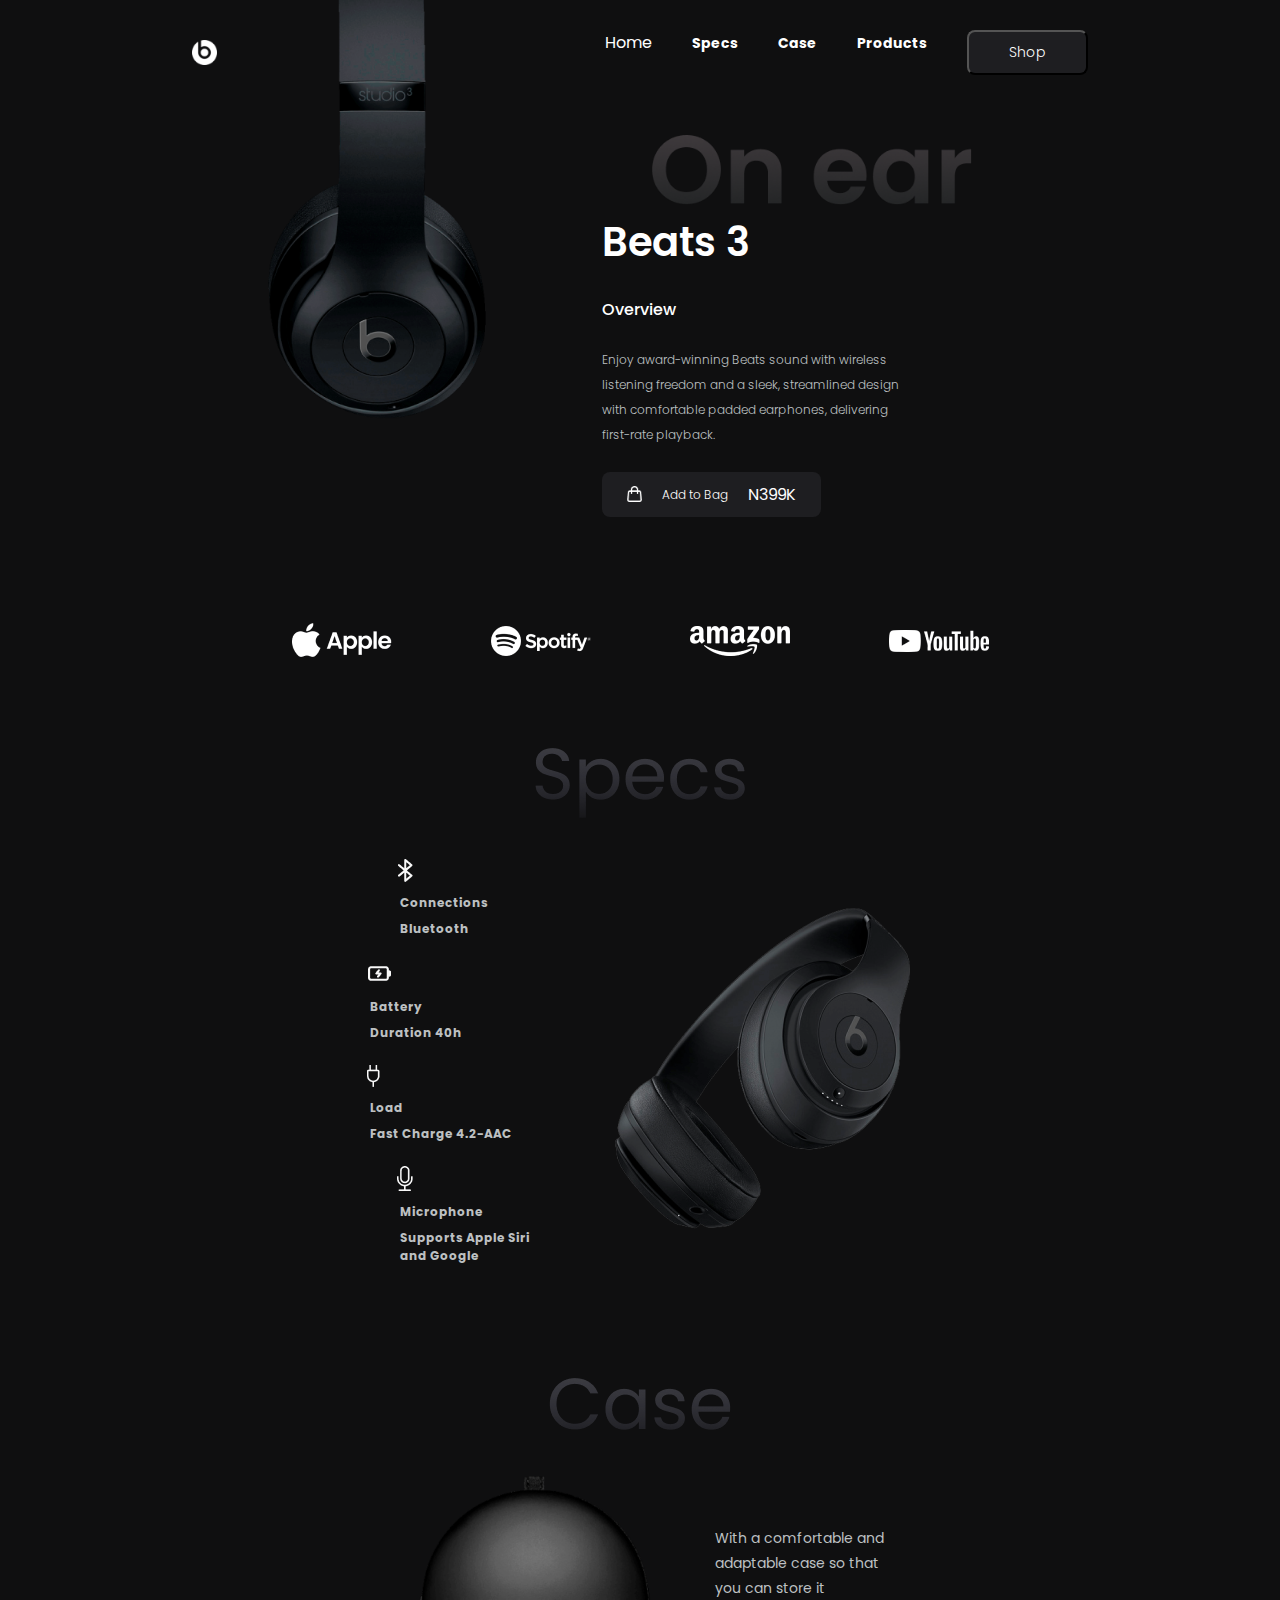
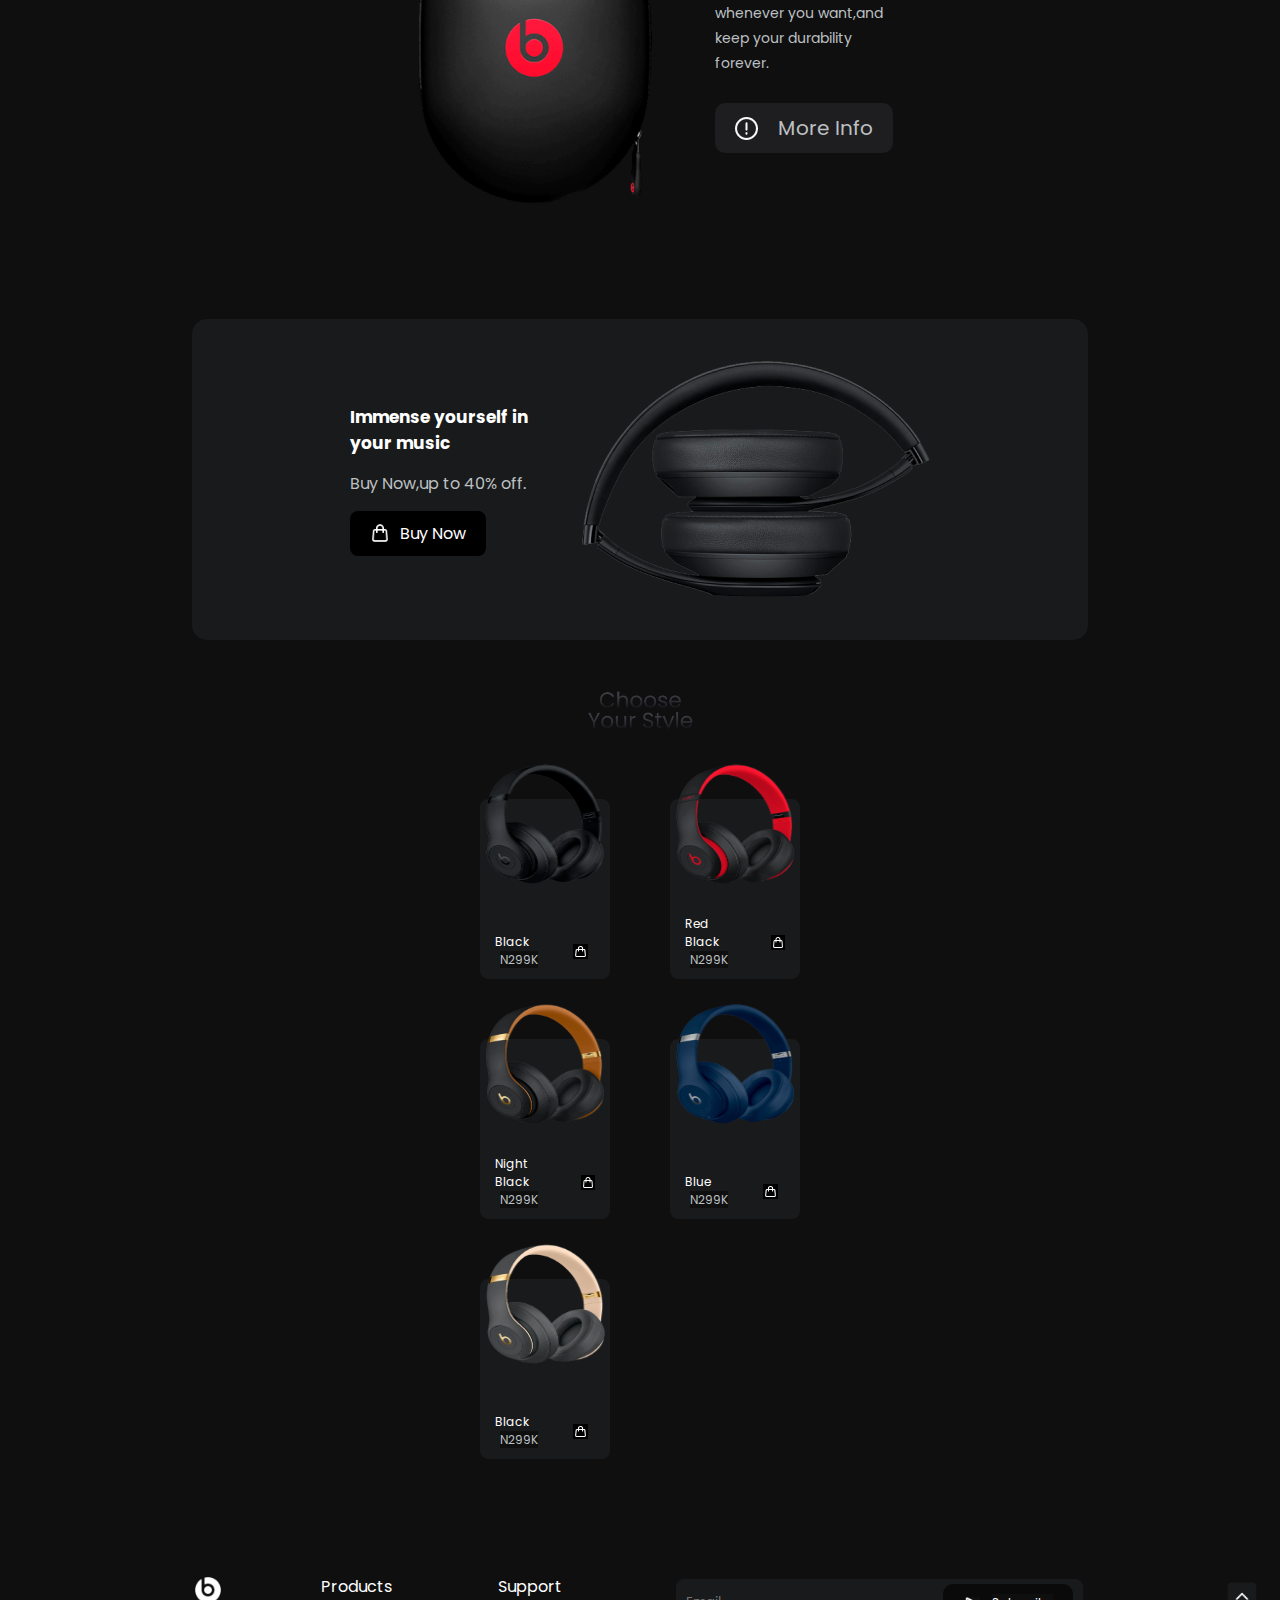
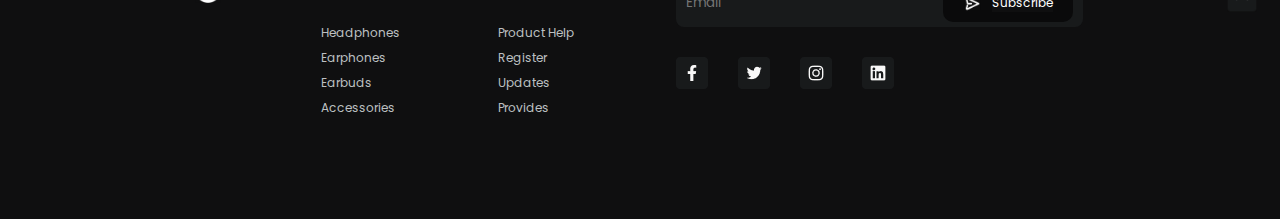
<file: Multi Page Project/Beats/index.html>
<!DOCTYPE html>
<html lang="en">
<head>
    <meta charset="UTF-8">
    <meta http-equiv="X-UA-Compatible" content="IE=edge">
    <meta name="viewport" content="width=device-width, initial-scale=1.0">
    <title>Beats Landing Page</title>
    <!-- CSS File adding-->
    <link rel="stylesheet" href="style.css">
    <!--   Adding Google Fonts  -->
    <link rel="preconnect" href="https://fonts.googleapis.com" />
    <link rel="preconnect" href="https://fonts.gstatic.com" crossorigin />
    <link href="https://fonts.googleapis.com/css2?family=Poppins:wght@200;300;400;500;600;700;800;900&display=swap" rel="stylesheet"/>
</head>
<body>
    <!-- Navbar -->
    <nav>
        <img src="./img/beatsLogo.png" alt="logo">
        <div class="nav-right">
            <ul>
                <li><a href="#">Home</a></li>
                <li><a href="#">Specs</a></li>
                <li><a href="#">Case</a></li>
                <li><a href="#">Products</a></li>
            </ul>
            <button>Shop</button>
        </div>
    </nav>

    <!-- main section-->
    <main>
        <img class="main-img" src="./img/mainImage.png" alt="main-image">
        <div class="main">
            <img src="./img/onEar.png" alt="onear-logo" class="onear-img">
            <h1>Beats 3</h1>
            <h4>Overview</h4>
            <p>   Enjoy award-winning Beats sound with wireless listening freedom and a sleek, streamlined design with comfortable padded earphones, delivering first-rate playback.</p>
            <div class="shopping-bag">
                <img src="./icons/shoppingBag.png" alt="shopping-bag">
                <p>Add to Bag</p>
                <span>N399K</span>
            </div>
        </div>
    </main>
    <!-- Social Media link-->
    <section class="social-media-link">
        <img src="./img/appleLogo.png" alt="apple-logo">
        <img src="./img/spotifyLogo.png" alt="spotify-logo">
        <img src="./img/amazonLogo.png" alt="amazon-logo">
        <img src="./img/youtubeLogo.png" alt="youtube-logo">
    </section>
    <!-- specification section -->
    <section class="specification">
        <!-- spec logo-->
        <img src="./icons/specsLogo.png" alt="specs-logo">
        <div class="specification-feature">
            <div class="specification-list">
                <div class="specification-list-item">
                    <div>
                        <img src="./icons//bluetooth.png" alt="bluetooth">
                        <p>Connections</p>
                        <p>Bluetooth</p>
                    </div>
                    <div>
                        <img src="./icons/battery.png" alt="battery">
                        <p>Battery</p>
                        <p>Duration 40h</p>
                    </div>
                    <div>
                        <img src="./icons/charger.png" alt="charger">
                        <p>Load</p>
                        <p>Fast Charge 4.2-AAC</p>
                    </div>
                    <div>
                        <img src="./icons/mic.png" alt="mic">
                        <p>Microphone</p>
                        <p>Supports Apple Siri <br>and Google</p>
                    </div>
                </div>
                <img src="./img/specsImage.png" alt="spec-img">
            </div>
            </div>
    </section>
    <!-- case section-->
    <section class="case-section">
        <!--adding case image-->
        <img class="case-logo" src="./icons/caseLogo.png" alt="case-logo">
        <!-- case items-->
        <div class="case-item">
            <img src="./img/caseImage.png" alt="" class="case-item-img">
            <div>
                <p>With a comfortable and adaptable case so that you can store it whenever you want,and keep your durability forever.</p>
                <p><img src="./icons/group.png" alt="group">More Info</p>
            </div>
        </div>
    </section>
    <!-- buy section -->
    <section class="buy-section">
        <div>
            <h3>Immense yourself in your music</h3>
            <p>Buy Now,up to 40% off.</p>
            <div>
                <img src="./icons/shoppingBag.png" alt="shopping-bag">
                <p>Buy Now</p>
            </div>
        </div>
        <img src="./img/buyNowSectionImage.png" alt="buy-now">

    </section>
    <!-- product section -->
    <section class="product">
        <!-- choose style logo -->
    <img src="./icons/productLogo.png" alt="product-logo" class="product-logo">
    <div class="product-item">
        <div class="product-card">
            <img src="./img/black.png" alt="black" class="product-img">
            <div class="product-info">
                <p>Black <br> <span>N299K</span></p>
                <img src="./icons/shoppingBag.png" alt="shopping-bag">
            </div>
        </div>
        <div class="product-card">
            <img src="./img/redBlack.png" alt="red-black" class="product-img">
            <div class="product-info">
                <p>Red Black <br> <span>N299K</span></p>
                <img src="./icons/shoppingBag.png" alt="shopping-bag">
            </div>
        </div>
        <div class="product-card">
            <img src="./img/nightBlack.png" alt="night-black" class="product-img">
            <div class="product-info">
                <p>Night Black <br> <span>N299K</span></p>
                <img src="./icons/shoppingBag.png" alt="shopping-bag">
            </div>
        </div>
        <div class="product-card">
            <img src="./img/blue.png" alt="blue" class="product-img">
            <div class="product-info">
                <p>Blue <br> <span>N299K</span></p>
                <img src="./icons/shoppingBag.png" alt="shopping-bag">
            </div>
        </div>
        <div class="product-card">
            <img src="./img/twilightGray.png" alt="twilightGray" class="product-img">
            <div class="product-info">
                <p>Black <br> <span>N299K</span></p>
                <img src="./icons/shoppingBag.png" alt="shopping-bag">
            </div>
        </div>    
    </div>
    </section>
    <!-- footer section-->
    <footer>
        <img src="./img/beatsLogo.png" alt="beatlogo" class="footer-logo">
        <!-- product nav menu-->
        <ul>
            <li><a href="#">Products</a></li>
            <li><a href="#">Headphones</a></li>
            <li><a href="#">Earphones</a></li>
            <li><a href="#">Earbuds</a></li>
            <li><a href="#">Accessories</a></li>
        </ul>
        <!-- support nav menu -->
        <ul>
        <li><a href="#">Support</a></li>
        <li><a href="#">Product Help</a></li>
        <li><a href="#">Register</a></li>
        <li><a href="#">Updates</a></li>
        <li><a href="#">Provides</a></li>
        </ul>
        <!-- adding subscribe -->
        <div class="footer-subscribe">
            <div>
                <input type="email" placeholder="Email">
            <div class="subscribe-btn">
                <img src="./icons/rightArrow.png" alt="rightArrow">
                <p>Subscribe</p>
            </div>
        </div>
        <!-- social media link -->
        <div class="social-link">
            <img src="./icons/facebook.png" alt="facebook">
            <img src="./icons/twitter.png" alt="twitter">
            <img src="./icons/instagram.png" alt="instagram">
            <img src="./icons/linkedin.png" alt="linkedin">
        </div>
        <!-- uparrow for moving to  top-->
        <img src="./icons/upArrow.png" alt="upArrow" class="uparrow">
    </footer>
    </body>
</html>
</file>
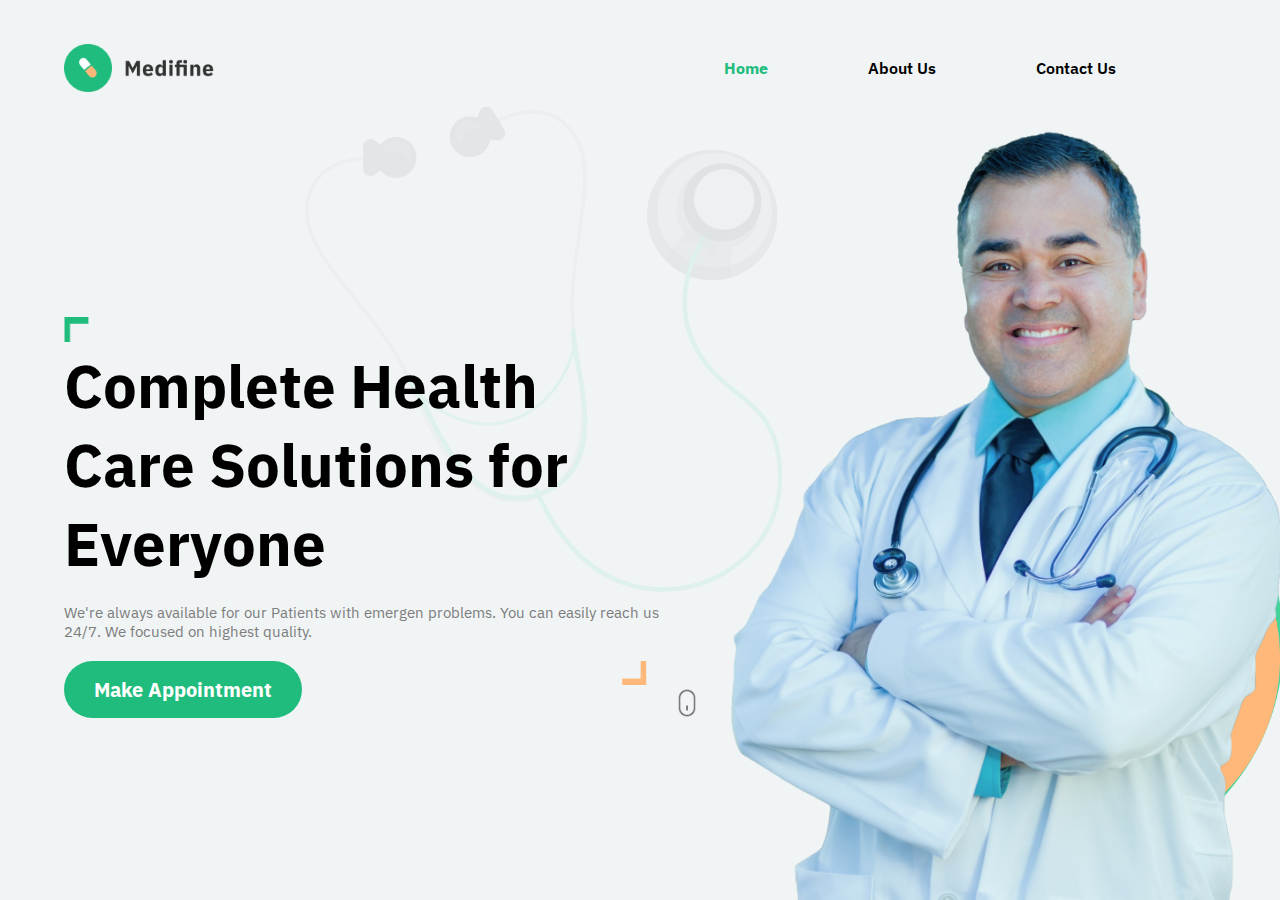
<file: Multi Page Project/Hospital Page/index.html>
<!DOCTYPE html>
<html lang="en">
<head>
    <meta charset="UTF-8">
    <meta http-equiv="X-UA-Compatible" content="IE=edge">
    <meta name="viewport" content="width=device-width, initial-scale=1.0">
    <title>Welcome | Hospital Page</title>
    <!-- Home Page CSS File-->
    <link rel="stylesheet" href="style.css">
    <!-- Google Fonts-->
    <link rel="preconnect" href="https://fonts.googleapis.com">
    <link rel="preconnect" href="https://fonts.gstatic.com" crossorigin>
    <link href="https://fonts.googleapis.com/css2?family=IBM+Plex+Sans:ital,wght@0,100;0,200;0,300;0,400;0,500;0,600;0,700;1,200;1,300;1,400;1,500;1,600;1,700&family=Poppins:wght@300;400;500;700&display=swap" rel="stylesheet">
</head>
<body>
    <!-- Nav Menu-->
    <nav>
        <img src=".//img/logo.png" alt="logo">
        <a href="/"></a>
    
    <ul>
        <li><a href="/" class="home-active">Home</a></li>
        <li><a href="..//about/about.html">About Us</a></li>
        <li><a href="..//contact/contact.html">Contact Us</a></li>
    </ul>
    </nav>
    <!-- Hospital Hero Section-->
    <main>
        <!-- Hero Left Section-->
        <section class="left-section">
            <img src=".//img/topAngle.png" alt="topleft" class="topleft">
            <h1>Complete Health Care Solutions for Everyone</h1>
            <p> We're always available for our Patients with emergen problems. You can easily reach us 24/7. We focused on highest quality.</p>
            <img src=".//img/bottomAngle.png" alt="bottomleft" class="bottomleft">
            <img src=".//img/stethoscope.png" alt="stethoscope" class="stethoscope">
            <button>Make Appointment</button>
            <img src=".//img/mouse.png" alt="mouse" class="mouse">
        </section>
        <!-- Hero Right Section-->
        <section class="right-section">
            <img src=".//img/greenBox.png" alt="greenbox" class="greenbox">
            <img src=".//img/yellowBox.png" alt="yellowbox" class="yellowbox">
            <img src=".//img/doctor.png" alt="doctor" class="doctor">
        </section>
    </main>
</body>
</html>
</file>
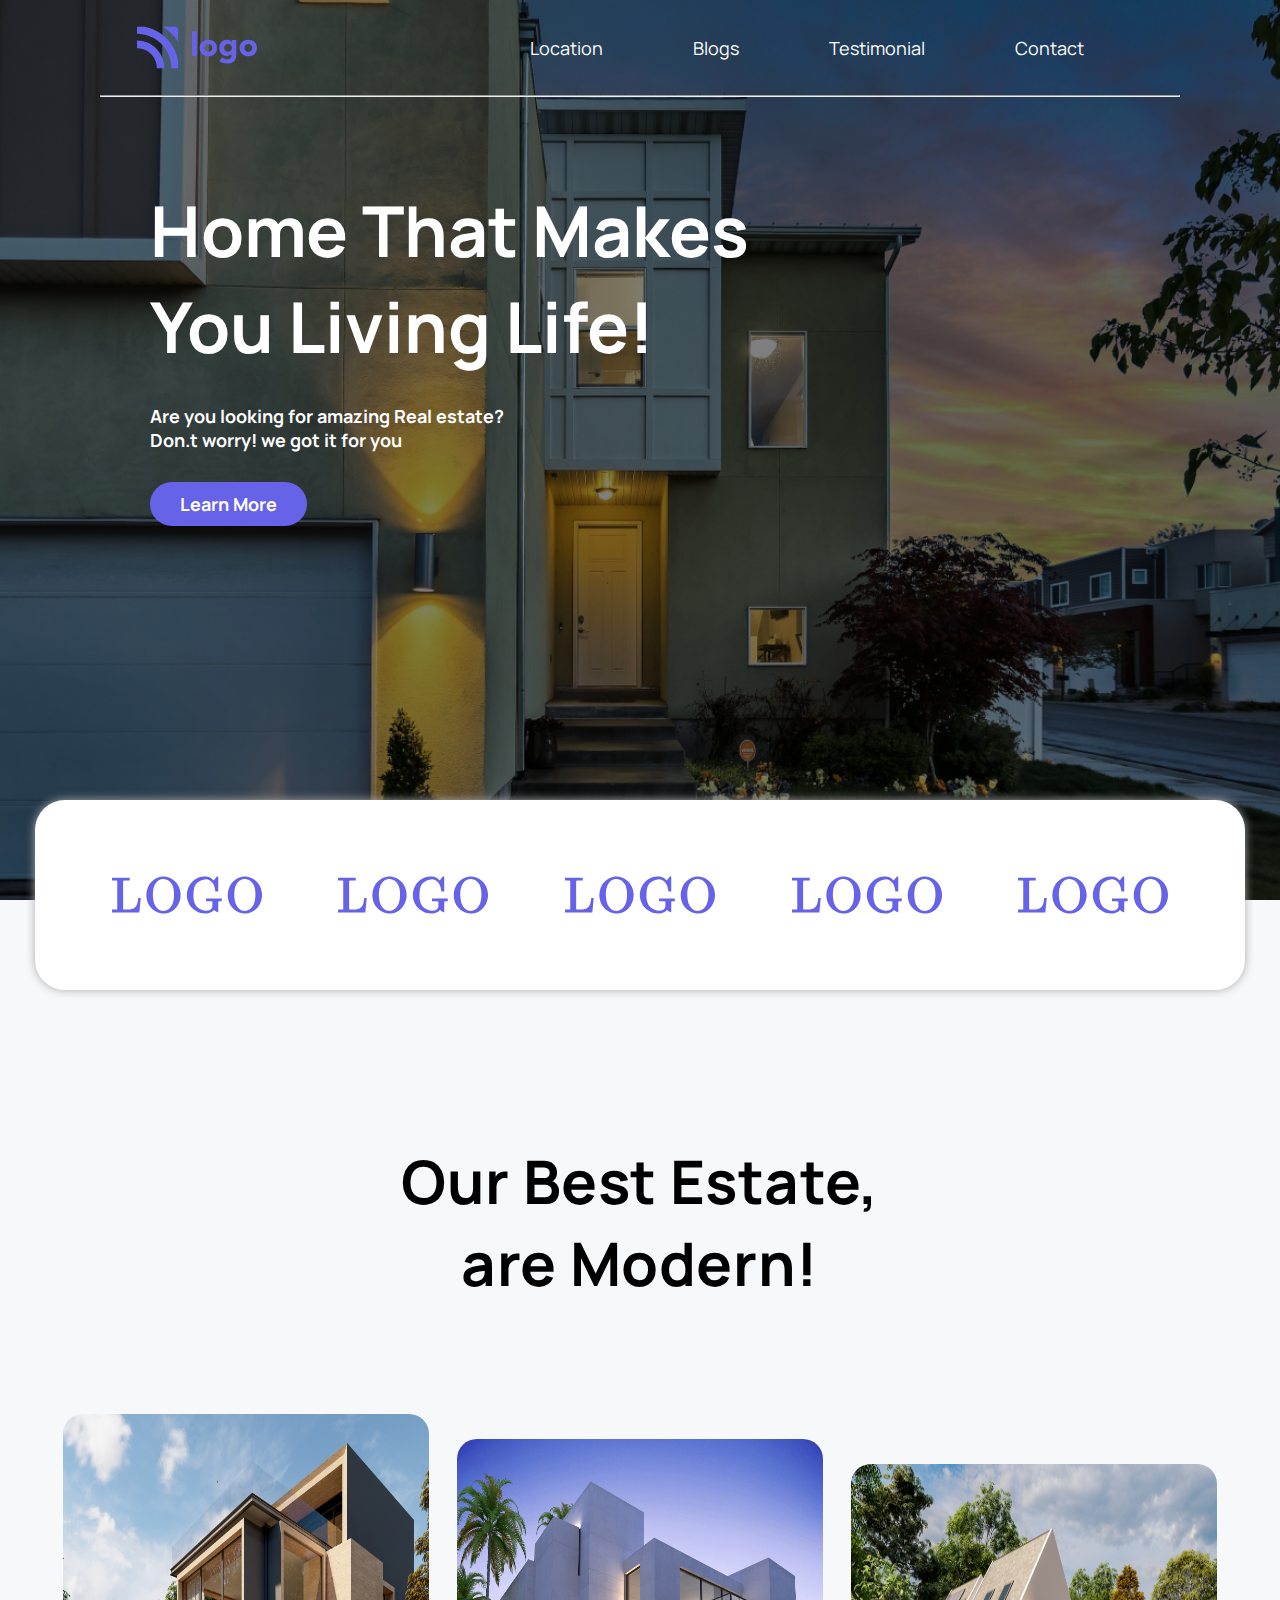
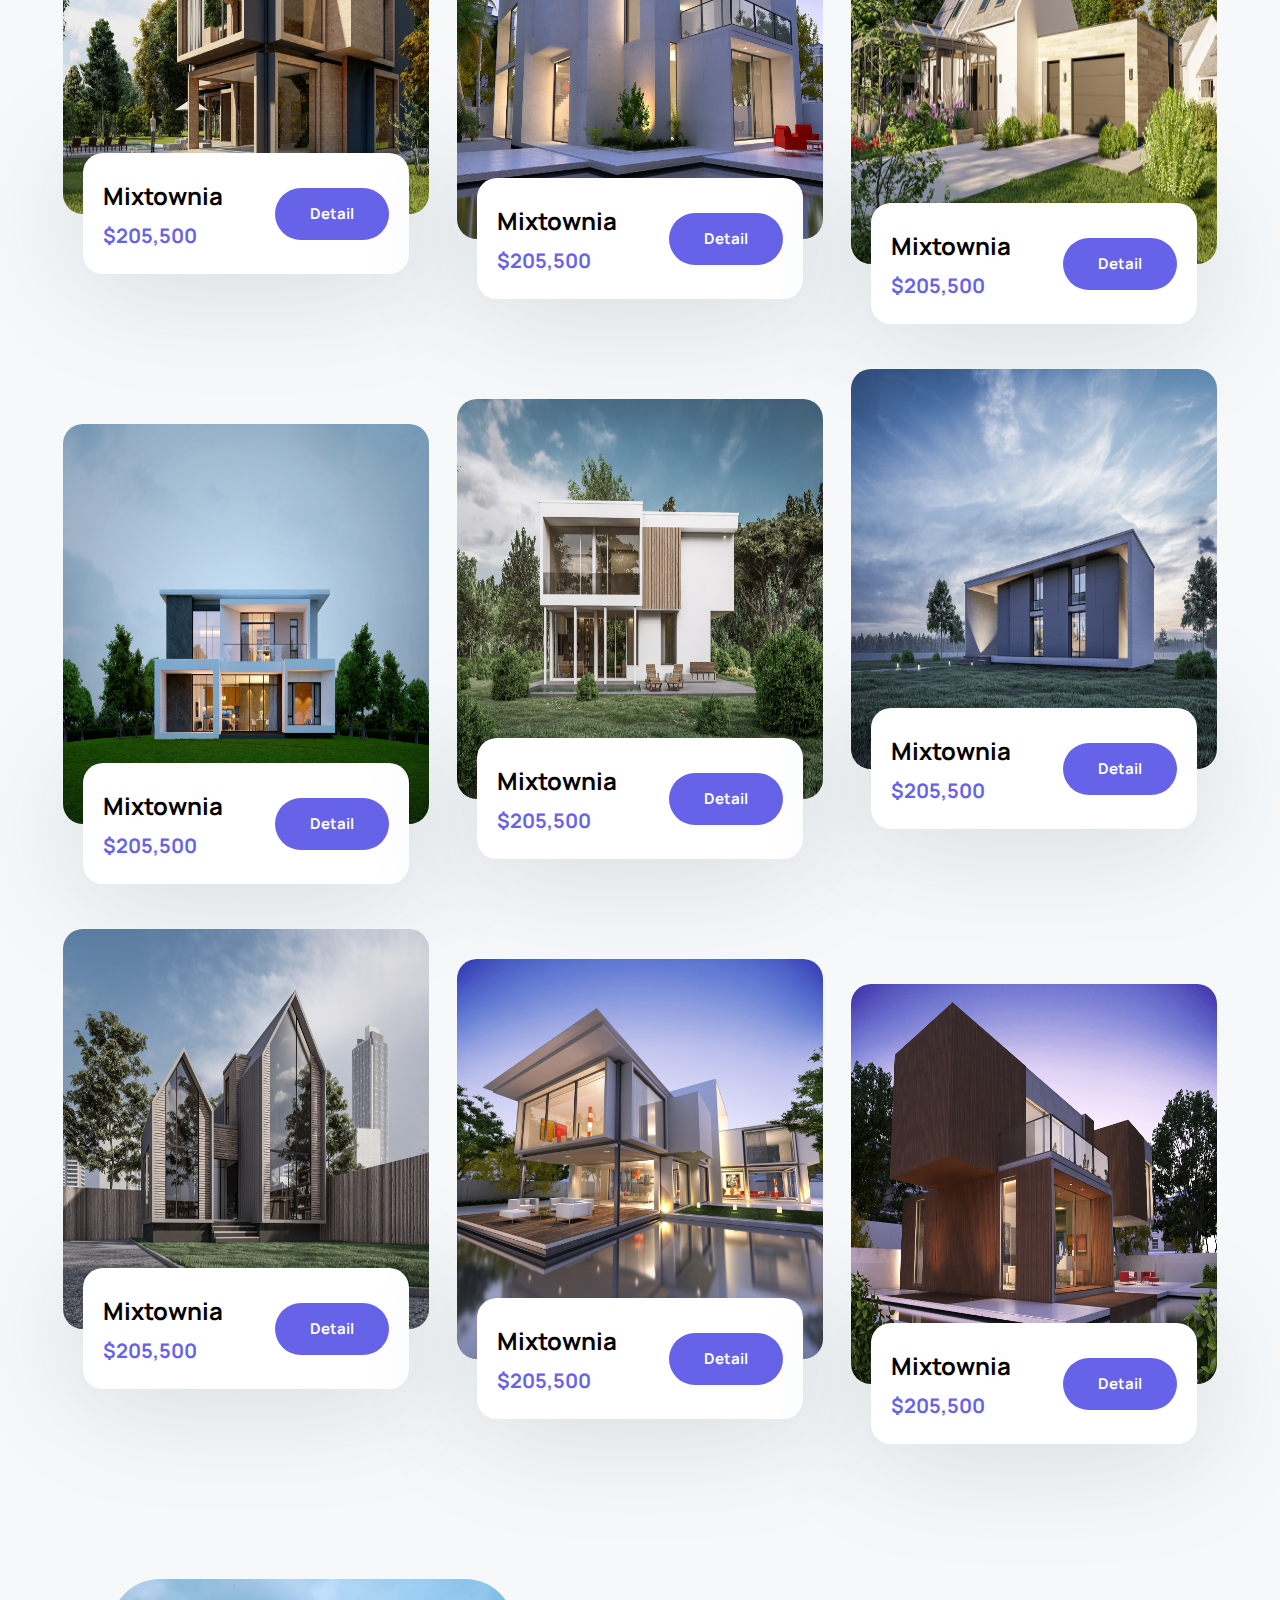
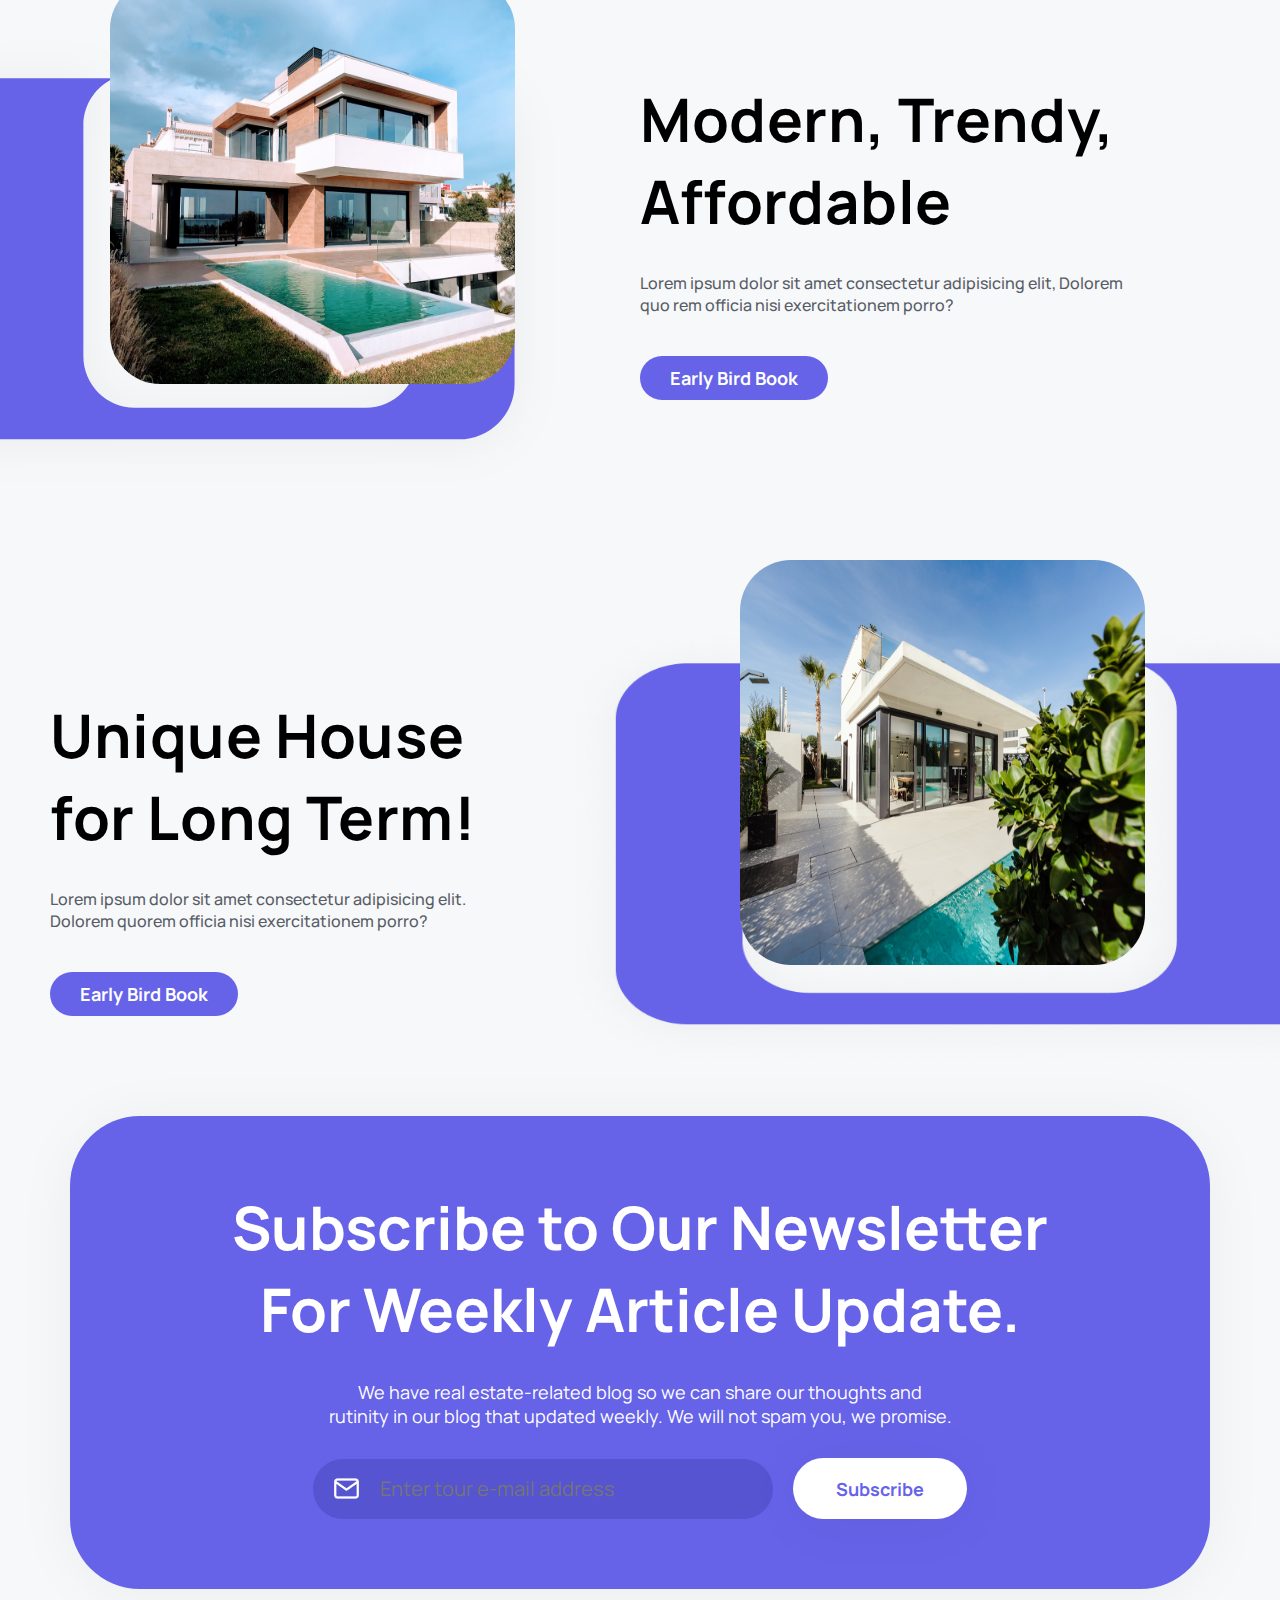
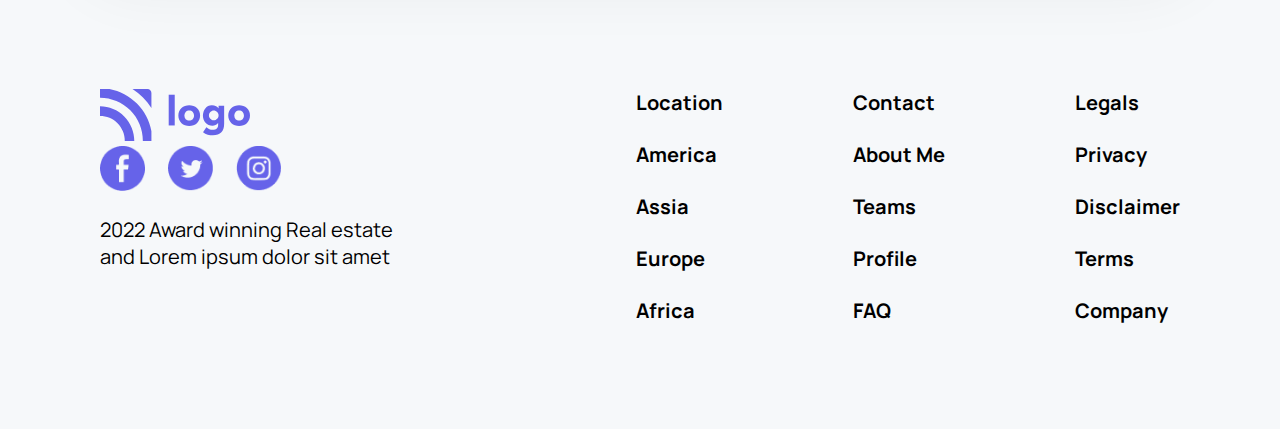
<file: Multi Page Project/Real Estate/index.html>
<!DOCTYPE html>
<html lang="en">
<head>
    <meta charset="UTF-8">
    <meta http-equiv="X-UA-Compatible" content="IE=edge">
    <meta name="viewport" content="width=device-width, initial-scale=1.0">
    <title>Welcome | Real Estate</title>
    <link rel="stylesheet" href="style.css">
     <!-- adding the font family -->
     <link rel="preconnect" href="https://fonts.googleapis.com" />
     <link rel="preconnect" href="https://fonts.gstatic.com" crossorigin />
     <link href="https://fonts.googleapis.com/css2?family=Manrope:wght@200;300;400;500;600;700;800&display=swap" rel="stylesheet"/>

</head>
<body>
    <!-- Header Section-->
    <header>
        <!-- Creating Navbar-->
        <nav>
            <!-- logo Image-->
            <img src="./icons/Logo.svg" alt="logo image">
            <!-- navbar menu-->
            <ul>
                <li><a href="#">Location</a></li>
                <li><a href="#">Blogs</a></li>
                <li><a href="#">Testimonial</a></li>
                <li><a href="#">Contact</a></li>
            </ul>
        </nav>
        <hr>
        <div>
            <h1>Home That Makes <br> You Living Life!</h1>
            <p>Are you looking for amazing Real estate? Don.t worry! we got it for you</p>
            <button>Learn More</button>
        </div>
    </header>
    <!-- Multiple logo section-->
    <section class="my-logo">
        <img src="./icons/logoName.svg" alt="named-logo">
        <img src="./icons/logoName.svg" alt="named-logo">
        <img src="./icons/logoName.svg" alt="named-logo">
        <img src="./icons/logoName.svg" alt="named-logo">
        <img src="./icons/logoName.svg" alt="named-logo">
    </section>
    <!-- Displaying Real State properties in the card -->
    <section class="card-section">
        <h1>Our Best Estate, <br>are Modern!</h1>
        <!-- Main div all the card-->
        <div class="card-wrapper">
            <div class="card">
                <!-- Card Image-->
                <img src="./img/cardImage1.png" alt="cardimage1">
                <!-- Card Details-->
                <div class="card-box">
                    <div>
                        <h3>Mixtownia</h3>
                        <p>$205,500</p>
                    </div>
                    <button>Detail</button>
                </div>
            </div>
            <div class="card">
                <!-- Card Image-->
                <img src="./img/cardImage2.png" alt="cardimage2">
                <!-- Card Details-->
                <div class="card-box">
                    <div>
                        <h3>Mixtownia</h3>
                        <p>$205,500</p>
                    </div>
                    <button>Detail</button>
                </div>
            </div>
            <div class="card">
                <!-- Card Image-->
                <img src="./img/cardImage3.png" alt="cardimage3">
                <!-- Card Details-->
                <div class="card-box">
                    <div>
                        <h3>Mixtownia</h3>
                        <p>$205,500</p>
                    </div>
                    <button>Detail</button>
                </div>
            </div>
            <div class="card">
                <!-- Card Image-->
                <img src="./img/cardImage4.png" alt="cardimage4">
                <!-- Card Details-->
                <div class="card-box">
                    <div>
                        <h3>Mixtownia</h3>
                        <p>$205,500</p>
                    </div>
                    <button>Detail</button>
                </div>
            </div>
            <div class="card">
                <!-- Card Image-->
                <img src="./img/cardImage5.png" alt="cardimage5">
                <!-- Card Details-->
                <div class="card-box">
                    <div>
                        <h3>Mixtownia</h3>
                        <p>$205,500</p>
                    </div>
                    <button>Detail</button>
                </div>
            </div>
            <div class="card">
                <!-- Card Image-->
                <img src="./img/cardImage6.png" alt="cardimage6">
                <!-- Card Details-->
                <div class="card-box">
                    <div>
                        <h3>Mixtownia</h3>
                        <p>$205,500</p>
                    </div>
                    <button>Detail</button>
                </div>
            </div>
            <div class="card">
                <!-- Card Image-->
                <img src="./img/cardImage7.png" alt="cardimage7">
                <!-- Card Details-->
                <div class="card-box">
                    <div>
                        <h3>Mixtownia</h3>
                        <p>$205,500</p>
                    </div>
                    <button>Detail</button>
                </div>
            </div>
            <div class="card">
                <!-- Card Image-->
                <img src="./img/cardImage8.png" alt="cardimage8">
                <!-- Card Details-->
                <div class="card-box">
                    <div>
                        <h3>Mixtownia</h3>
                        <p>$205,500</p>
                    </div>
                    <button>Detail</button>
                </div>
            </div>
            <div class="card">
                <!-- Card Image-->
                <img src="./img/cardImage9.png" alt="cardimage9">
                <!-- Card Details-->
                <div class="card-box">
                    <div>
                        <h3>Mixtownia</h3>
                        <p>$205,500</p>
                    </div>
                    <button>Detail</button>
                </div>
            </div>
       
        </div>
    </section>
    <!--section for displaying second feature-->
    <section class="feature-section first-feature">
        <!-- first feature images-->
        <div>
            <img src="./icons/featureImageBg1.svg" alt="image-background">
            <img src="./img/featuresImage1.png" alt="feature-image1">
        </div>
        <!-- first feature content-->
        <div>
            <h1>Modern, Trendy, Affordable</h1>
            <p>
              Lorem ipsum dolor sit amet consectetur adipisicing elit, Dolorem quo
              rem officia nisi exercitationem porro?
            </p>
            <button>Early Bird Book</button>
          </div>
    </section>
    <section class="feature-section second-feature">
        <!-- second feature content-->
        <div>
            <h1>Unique House for Long Term! </h1>
            <p>Lorem ipsum dolor sit amet consectetur adipisicing elit. Dolorem quorem officia nisi exercitationem porro?</p>
            <button>Early Bird Book</button>
        </div>
        <!-- Displaying Image-->
        <div>
            <img src="./icons/featureImageBg2.png" alt="image-background">
            <img src="./img/featuresImage2.png" alt="feature-logo">
        </div>
    </section>
<!-- section for creating newlettere-->
<section class="newsletter">
    <h1>Subscribe to Our Newsletter <br> For Weekly Article Update.</h1>
    <p>We have real estate-related blog so we can share our thoughts and rutinity in our blog that updated weekly. We will not spam you, we promise.</p>
    <!-- for user email-->
    <form action="">
        <div>
            <img src="./icons/mail.png" alt="mail-image">
            <input type="text" name="" id="" placeholder="Enter tour e-mail address">
        </div>
        <button>Subscribe</button>
    </form>
</section>

<!-- footer -->
<footer>
    <div>
        <img src="./icons/Logo.svg" alt="logo">
        <!-- Social Media icon -->
        <div>
            <img src="./icons/facebook.png" alt="facebook-icon">
            <img src="./icons/twitter.png" alt="twiiter-icon">
            <img src="./icons/instagram.png" alt="instagram-icon">
        </div>
        <p>2022 Award winning Real estate and Lorem ipsum dolor sit amet</p>
    </div>
    <!-- different page links -->
    <div class="footer-link">
        <div class="footer-link-content">
            <ul>
                <li><a href="#">Location</a></li>
                <li><a href="#">America</a></li>
                <li><a href="#">Assia</a></li>
                <li><a href="#">Europe</a></li>
                <li><a href="#">Africa</a></li>
            </ul>
        </div>
        <div class="footer-link-content">
            <ul>
                <li><a href="#">Contact</a></li>
                <li><a href="#">About Me</a></li>
                <li><a href="#">Teams</a></li>
                <li><a href="#">Profile</a></li>
                <li><a href="#">FAQ</a></li>
            </ul>
        </div>
        <div class="footer-link-content">
            <ul>
                <li><a href="#">Legals</a></li>
                <li><a href="#">Privacy</a></li>
                <li><a href="#">Disclaimer</a></li>
                <li><a href="#">Terms</a></li>
                <li><a href="#">Company</a></li>
            </ul>
        </div>
    </div>
</footer>
</body>
</html>
</file>
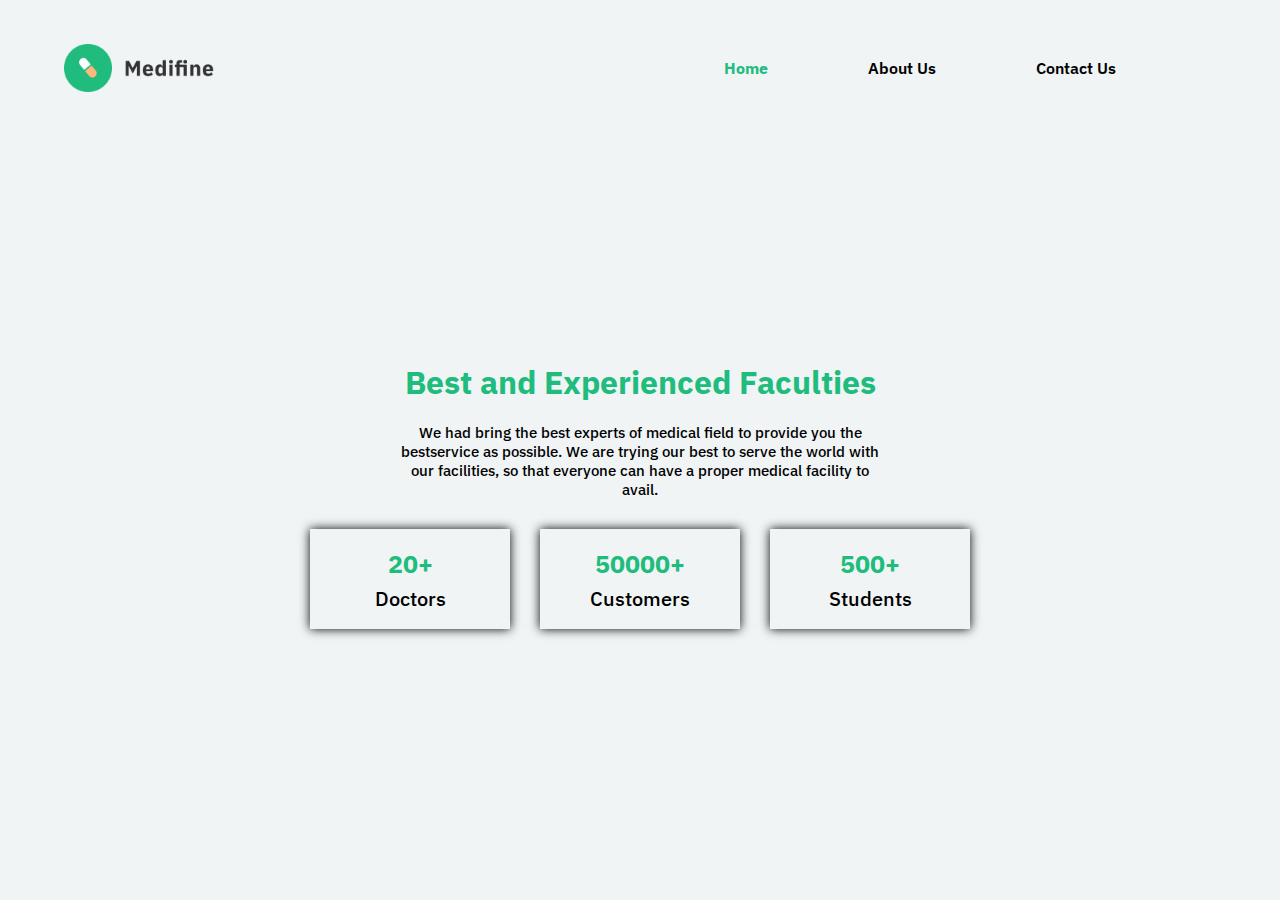
<file: Multi Page Project/Hospital Page/about/about.html>
<!DOCTYPE html>
<html lang="en">
<head>
    <meta charset="UTF-8">
    <meta http-equiv="X-UA-Compatible" content="IE=edge">
    <meta name="viewport" content="width=device-width, initial-scale=1.0">
    <title>About | Hospital Page</title>
    <!-- Home Page CSS File-->
    <link rel="stylesheet" href="about.css">
    <!-- Google Fonts-->
    <link rel="preconnect" href="https://fonts.googleapis.com">
    <link rel="preconnect" href="https://fonts.gstatic.com" crossorigin>
    <link href="https://fonts.googleapis.com/css2?family=IBM+Plex+Sans:ital,wght@0,100;0,200;0,300;0,400;0,500;0,600;0,700;1,200;1,300;1,400;1,500;1,600;1,700&family=Poppins:wght@300;400;500;700&display=swap" rel="stylesheet">
</head>
<body>
    <!-- Nav Menu-->
    <nav>
        <img src="..//img/logo.png" alt="logo">
        <a href="/"></a>
    
    <ul>
        <li><a href="/" class="home-active">Home</a></li>
        <li><a href="..//about/about.html">About Us</a></li>
        <li><a href="..//contact/contact.html">Contact Us</a></li>
    </ul>
    </nav>
    <!-- Main Section-->
    <main>
        <!-- About Section Creating-->
        <div class="hospitalinfo">
            <h1>Best and Experienced Faculties</h1>
            <p> We had bring the best experts of medical field to provide you the bestservice as possible. We are trying our best to serve the world with our facilities, so that everyone can have a proper medical facility to avail.</p>
        </div>
        <!-- Adding Hospital Card-->
        <div class="hospital">
            <div class="hospitalcard">
                <span>20+</span>
                <p>Doctors</p>
            </div>
            <div class="hospitalcard">
                <span>50000+</span>
                <p>Customers</p>
            </div>
            <div class="hospitalcard">
                <span>500+</span>
                <p>Students</p>
            </div>
        </div>
    </main>
</body>
</html>
</file>
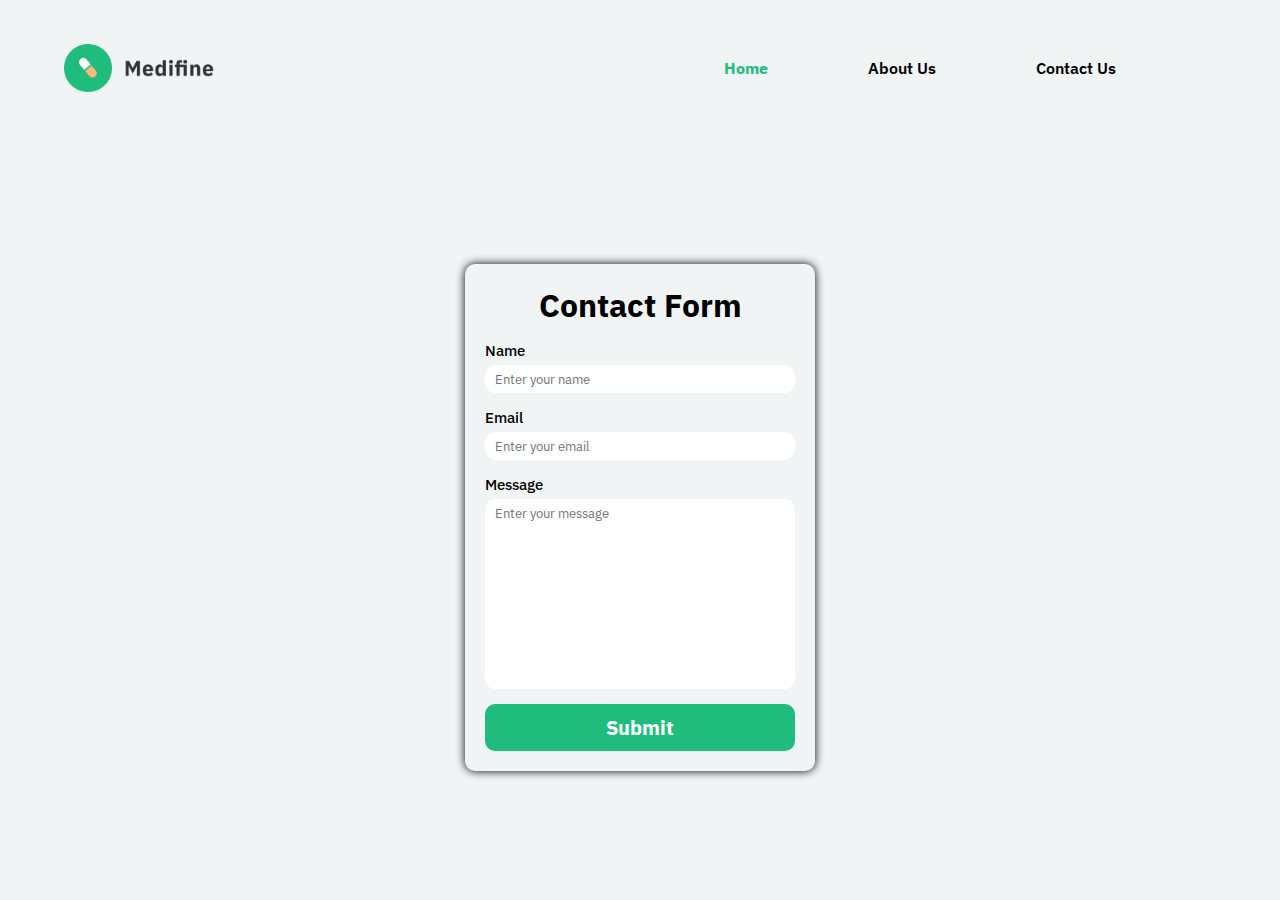
<file: Multi Page Project/Hospital Page/contact/contact.html>
<!DOCTYPE html>
<html lang="en">
<head>
    <meta charset="UTF-8">
    <meta http-equiv="X-UA-Compatible" content="IE=edge">
    <meta name="viewport" content="width=device-width, initial-scale=1.0">
    <title>Contact | Hospital Page</title>
    <!-- Home Page CSS File-->
    <link rel="stylesheet" href="contact.css">
    <!-- Google Fonts-->
    <link rel="preconnect" href="https://fonts.googleapis.com">
    <link rel="preconnect" href="https://fonts.gstatic.com" crossorigin>
    <link href="https://fonts.googleapis.com/css2?family=IBM+Plex+Sans:ital,wght@0,100;0,200;0,300;0,400;0,500;0,600;0,700;1,200;1,300;1,400;1,500;1,600;1,700&family=Poppins:wght@300;400;500;700&display=swap" rel="stylesheet">
</head>
<body>
    <!-- Nav Menu-->
    <nav>
        <img src="..//img/logo.png" alt="logo">
        <a href="/"></a>
    
    <ul>
        <li><a href="/" class="home-active">Home</a></li>
        <li><a href="..//about/about.html">About Us</a></li>
        <li><a href="..//contact/contact.html">Contact Us</a></li>
    </ul>
    </nav>
    <!-- Main Section-->
    <main>
        <!-- Creating Contact Form-->
        <form action="">
            <h1>Contact Form</h1>
            <div>
                <label for="name">Name</label>
                <input type="text" name="" id="name" placeholder="Enter your name" required>
            </div>
            <div>
                <label for="email">Email</label>
                <input type="email" name="" id="email" placeholder="Enter your email" required>
            </div>
            <div>
                <label>Message</label>
                <textarea name="" id="" cols="30" rows="10" placeholder="Enter your message"></textarea>

            </div>
            <button>Submit</button>
        </form>
    </main>
</body>
</html>
</file>
<file: Multi Page Project/Beats/style.css>
*{
    margin:0;
    padding:0;
    box-sizing: border-box;
    outline: 0;
    background: #0f0f10;
    font-family: "Poppins",snas-serif;
    color:#fff;
}
body{
    margin:0 15vw;
}
/* navbar styling */

nav{
    display: flex;
    width:100%;
    align-items: center;
    justify-content:space-between;
    padding:30px 0;
}
nav img{
    width:25px;
    height:25px;
}
nav ul{
    display:flex;
}
nav ul li{
    list-style: none;
    margin-right: 40px;
}
nav ul li a{
    text-decoration:none;
    color:#fff;
    font-size: 14px;
    font-weight: 700;
}
.nav-right{
    display: flex;
    align-items: center;
}
.nav-right button{
    background: #1e1e21;
    border-radius: 8px;
    font-weight: 300;
    font-size: 14px;
    padding:10px 40px;
}
/* main section styling */
main{
    display: flex;
    align-items: flex-start;margin-top: 30px;
    position: relative;
}
.main-img{
    width:230px;
    position: relative;
    top:-250px;
    left:70px;
}
.main{
    margin-left:180px;
}
.onear-img{
    width:320px;
    margin-left: 50px;
}
.main h1{
    font-size: 40px;
    font-weight: 600;
    margin-bottom: 25px;
}
.main h4{
    font-weight: 500;
    font-size: 16px;
    margin-bottom: 25px;
}
.main p{
    width:65%;
    font-weight: 300;
    font-size: 12px;
    color:#bdc0c2;
    line-height: 25px;
    margin-bottom: 25px;
}
.shopping-bag{
    display: flex;
    align-items: center;
    gap:20px;
    background: #1e1e21;
    border-radius: 8px;
    width:fit-content;
    padding:10px 25px;
}
.shopping-bag img{
    width:15px;
    background: transparent;
}
.shopping-bag p{
    margin-bottom: 0;
    color:#fff;
    background: transparent;
}
.shopping-bag span{
    background:transparent;
}
/* social media link styling */
.social-media-link{
    display: flex;
   align-items: center;
   justify-content: space-around;
   padding:0 50px;
   margin-bottom: 40px;
   position: relative;
   top:-50px;
}
/* specification styling */
.specification{
    display:flex;
    align-items: center;
    flex-direction: column;

    margin-top: 20px;
}
.specification-feature{
    display: flex;
    align-items: flex-start;
    gap:35px;
    margin-top: 20px;
    padding:20px 20px 20px 20px;
}
.specification-list{
    display:flex;
    align-items: center;
    justify-content: space-around;
    gap:30px;

}
.specification-list img:last-child{
    padding-left: 50px;
}
.specification-list-item{
    display:flex;
    flex-direction: column;
    padding-bottom: 10px;
    gap:20px;
    
}
.specification-list-item p{
    font-size: 12px;
    font-weight: 700;
    color: #bdc0c2;
    margin-top: 2px;
    padding:3px;
    
}
.specification-list-item div:first-child,.specification-list-item div:last-child{
    margin-left: 30px;
}
/* case section styling   */
.case-section{
    display: flex;
    flex-direction: column;
    align-items: center;
    justify-content: center;
    margin-top: 80px;
}
.case-item{
    display: flex;
    gap:30px;
    align-items: center;
    justify-content: center;
} 
.case-item-img{
    scale:0.8;
}
.case-item div{
    width:20%;
}
.case-item div p:first-child{
    color:#bdc0c2;
    font-size: 14px;
    font-weight: 400;
    line-height: 25px;
    margin-bottom: 27px;

}
.case-item div p:last-child img{
    
    background: transparent;
}
.case-item div p:last-child{
    color: #bdc0c2;
    width:fit-content;
    display: flex;
    background: #1e1e21;
    align-items: center;
    gap:20px;
    font-size: 20px;
    padding:10px 20px;
    border-radius: 10px;
}
/* Buy section */
.buy-section{
    background: #181a1b;
    display: flex;
    align-items: center;
    justify-content: center;
    gap:50px;
    border-radius: 15px;
    margin-top: 70px;
    padding:40px 0px;
}
.buy-section div,
.buy-section img,
.buy-section h3,
.buy-section p
{
    background: transparent;
}
.buy-section div{
    width:20%;
}
.buy-section div h3{
    margin-bottom: 15px;
    font-size:17px;
    font-weight: 700;
}
.buy-section  div p{
    color: #bdc0c2;
    margin-bottom: 15px;
}
.buy-section div div{
    display: flex;
    align-items: center;
    width: fit-content;
    background: #000000;
    border-radius: 8px;
    padding: 10px 20px;
}
.buy-section div div img{
    scale:0.8;
    margin-right: 10px;
}
.buy-section div div p{
    margin-bottom: 0;
    font-size: 12;
    color:white;
}
/* product section styling */
.product{
    display: flex;
    align-items: center;
    flex-direction: column;
}
.product-logo{
    scale:.3;
}

.product-item{
    display: grid;
    grid-template-columns: 1fr 1fr;
    row-gap: 60px;
    column-gap: 60px;
    padding:15px 25px;
}
.product-card{
    display: flex;
    flex-direction: column;
    background-color: #181a1b;
    border-radius: 8px;
    position: relative;
    width:130px;
    height: 180px;
}
.product-img{
    width:130px;
    height: 130px;
    background: #181a1b;
    padding:5px;
    position: absolute;
    top:-40px;
}
.product-info{
    display: flex;
    align-items: center;
    gap:30px;
    justify-content: space-between;
    padding:10px 15px;
    background: #181a1b;
    border-bottom-left-radius: 10px;
    border-bottom-right-radius: 10px;
    position: absolute;
    bottom:0px;
}
.product-info p{
    font-size: 12px;
}
.product-info p span{
    font-size: 12px;
    color:#bdc0c2;
    margin:5px;
}
.product-info img{
        width:15px;
        height: 15px;
        padding: 2px;
        
        background: black;     
}
.product-img,
.product-card p,.product-card span
.product-card img{
    background:transparent;
}
/* footer styling  */
footer{
    display:flex;
    align-items: flex-start;
    justify-content: space-between;
    margin: 100px 0px;
}
.footer-logo{
    scale:.8;
}
ul li{
    list-style: none;
}
ul li a{
    color:#bdc0c2;
    font-size: 12px;
    text-decoration: none;
}

ul li:first-child a{
    font-size: 16px;
    font-weight: 400;
    color:white;
}
ul li:first-child{
    margin-bottom: 20px;
}
.footer-subscribe{
    display: flex;
    flex-direction: column;
    gap:30px;
    padding:5px;
}
.footer-subscribe div:first-child{
    background: #181a1b;
    display: flex;
    border-radius: 8px;
    padding:5px 10px;

}
.footer-subscribe div:first-child input{
    border:none;
    background: transparent;
}
.subscribe-btn{
    display: flex;
    align-items: center;
    background: #0a0a0b;
    border:none;
    border-radius: 10px;
    gap:10px;
    padding:10px 20px;
}
.subscribe-btn img{
    scale:.8;
}
.subscribe-btn p{
    font-size: 12px;
}
.footer-subscribe .social-link{
    display: flex;
    gap:30px
}
.uparrow{
    position: absolute;
    right:20px;
    scale:0.8;
  }
</file>
<file: Multi Page Project/Hospital Page/style.css>
*{
    margin:0;
    padding:0;
    box-sizing: border-box;
    outline:0;
    font-family: "IBM Plex Sans", sans-serif;
}
body{
    max-width: 1440px;
    margin: auto;
    background: #f0f4f5;
    overflow: hidden;
}
/* Style Navbar Menu  */
nav{
    display: flex;
    justify-content: space-between;
    align-items: center;
    height: 15vh;
    padding: 0 5%;
}
/* Style Logo Hospital */
nav img{
    width:150px;
}
/* Style Navbar Menu Link */
nav ul{
    display: flex;
    align-items: center;
}
nav ul li{
    list-style: none;
    display: flex;
    margin-right: 100px;
    font-weight: 600;
}
nav ul .home-active{
    font-weight: 700;
    color: #20bc7e;
  }
  a{
    text-decoration: none;
    color:black;
  }
  /* Main Section Style */
  main{
    display:flex;
    align-items: center;
    justify-content: center;
    height: 85vh;
  }
  main section{
    width:50%;
  }
  .left-section{
    margin-left:5%;
    position: relative;
  }
  .topleft{
    width:25px;
  }
  .left-section h1{
    font-size: 60px;
  }
  .left-section p{
    font-size: 15px;
    color:#7c7c7c;
    margin:20px 0px;
  }
  .bottomleft{
    position: absolute;
    right:25px;
    width:25px;
  }
  .stethoscope{
    position: absolute;
    width:90%;
    top:-60%;
    right:-25%;
    z-index:-1;
  }
  .mouse {
    position: absolute;
    right: -30px;
    bottom: 0;
    width: 30px;
  }
  .left-section button{
    color:white;
    cursor: pointer;
    background: #20bc7e;
    padding:15px 30px;
    border: none;
    outline:none;
    border-radius: 40px;
    font-size: 20px;
    font-weight: 700;
  }
  /* Right Section Styling   */
  .greenbox,.yellowbox{
    position: absolute;
    right:0;
  }
  .greenbox{
    width:35%;
    bottom:30px;
  }
  .yellowbox{
    width:30%;
    bottom:50px;
  }
  .doctor{
    position: absolute;
    right:0;
    bottom:0;
    height: 90%;
  }
</file>
<file: Multi Page Project/Real Estate/style.css>
*{
    margin:0;
    padding:0;
    box-sizing: border-box;
    font-family: "Manrope";
}
body{
    background: #f6f8fa;
}
header{
    background-image: linear-gradient(rgba(0,0,0,0.5),rgba(0,0,0,0.5)),url("./img/mainBackground.png");
    background-position: center;
    background-repeat: no-repeat;
    background-size: cover;
    height: 100vh;
    position: relative;
}
/* Navbar Styling */

nav{
    display: flex;
    justify-content: space-around;
    align-items: center;
    padding:25px 0;
}
nav ul{
    display: flex;
    align-items: center;
    gap:30px;
}
nav ul li{
    list-style-type: none;
}
nav ul li a{
    text-decoration: none;
    color:#fff;
    font-size: 18px;
    margin-right: 60px;
    
}
nav img{
    height: 45px;
    width:120px;
}
hr{
    margin:0 100px;
}
/* Styling Every sButton */
button{
    background: #6663e9;
    border:none;
    border-radius: 30px;
    padding:10px 30px;
    color:#fff;
    font-weight: 700;
    font-size: 18px;
}
/* Styling the div inside the header */
header div{
    color:#fff;
    margin-left: 150px;
    margin-top: 85px;
}
header div h1{
    font-size: 70px;
    margin-bottom: 30px;
}
header div p{
    font-size: 18px;
    margin-bottom: 30px;
    font-weight: 700;
    width:400px;
}
/* Styling the Multiple logo box */
.my-logo{
    background: #fff;
    margin: 0 35px;
    height: 190px;
    display: flex;
    align-items: center;
    justify-content: space-evenly;
    border-radius: 30px;
    position: relative;
    bottom: 100px;
    box-shadow: 0 0 10px #aaa;
}
.my-logo img{
    width:150px;
    height: 38px;
}
.card-section
{
    display: flex;
    flex-wrap: wrap;
    align-items: center;
    justify-content: center;
    gap:10px;
    margin-top: 50px;
    position: relative;
}
.card-section h1{
    font-weight: 700;
    font-size: 60px;
    text-align: center;
    letter-spacing: 0.01em;
}
/* Styling Card */
.card{
    flex-basis: 30%;
    display: flex;
    flex-direction: column;
    align-items: center;
    justify-content: center;
    position: relative;

}
.card-wrapper{
    display: flex;
    align-items: center;
    justify-content: center;
    flex-wrap: wrap;
    gap:10px;
    position: relative;
    margin-top: 50px;
}
.card-wrapper div:nth-child(2){
    margin-top: 50px;
}
.card-wrapper div:nth-child(3){
    margin-top: 100px;
}
.card-wrapper div:nth-child(4){
    margin-top: 150px;
}
.card-wrapper div:nth-child(5){
    margin-top: 100px;
}
.card-wrapper div:nth-child(6){
    margin-top: 40px;
}
.card-wrapper div:nth-child(7){
    margin-top: 40px;
}
.card-wrapper div:nth-child(8){
    margin-top: 100px;
}
.card-wrapper div:nth-child(9){
    margin-top: 150px;
}
.card img{
    width: 366px;
    height: 400px;
    border-radius: 20px;
}
/* Styling card box*/
.card-box{
    width:326px;
    height: 121px;
    border-radius: 20px;
    background-color: #fff;
    box-shadow: 0px 4px 120px rgba(58,86,78,0.2);
    position: absolute;
    bottom:-60px;
    padding:15px 20px;
    display: flex;
    align-items: center;
    justify-content: space-between;
}
.card-box button{
    font-size: 700;
    font-size: 15px;
    width:114px;
    height: 52px;
}
.card-box div h3{
    font-size: 24px;
    font-weight: 700;
    margin-bottom: 10px;
}
.card-box div p{
    font-weight: 700;
    font-size: 20px;
    color:#6663e8;
    text-shadow: 0px 4px 60px rgba(0,0,0,0.05);
}
/* ############# feature section styling ############  */
.feature-section{
    display:flex;
    align-items: center;
    justify-content: center;
    margin-top: 250px;
    
}
.feature-section div{
    width:50%;
}
.first-feature div:first-child img:first-child{
    position: absolute;
    left:-80px;
    z-index:-1;
    width:726px;
    height: 456px;
    
}
.feature-section div:first-child img:last-child{
    position: relative;
    width:405px;
    height: 405px;
    border-radius: 50px;
    bottom:55px;
    left:110px;
}
.feature-section h1{
    font-size: 700;
    font-size: 60px;
    letter-spacing: 0.01em;
    margin-bottom: 30px;
}
.feature-section p{
    font-weight: 500;
    font-size: 16px;
    margin-bottom: 40px;
    max-width: 80%;
    color:#585c65;
}
.feature-section button{
    font-weight: 700;
}

/* second feature section styling */
.second-feature {
    display: flex;
    align-items: center;
    justify-content: center;
  }
  
  .second-feature div {
    width: 50%;
  }
  
  .second-feature div:last-child{
      position: relative;
  }
  
  .second-feature div:last-child img:first-child {
    position: absolute;
    right: 0;
    width: 726px;
    height: 456px;
    bottom: -220px;
  }
  
  .second-feature div:last-child img:last-child {
    position: absolute;
    width: 405px;
    height: 405px;
    border-radius: 51px;
    right: 135px;
    bottom: -110px;
  }
  
  .second-feature div:first-child {
    padding: 0 50px;
  }
  
  .second-feature div:first-child h1 {
    width: 90%;
  }

  /* newsletter styling */
  .newsletter{
    display: flex;
    align-items: center;
    justify-content: center;
    color:#ffff;
    background: #6663e9;
    gap:30px;
    flex-direction: column;
    text-align: center;
    margin: 100px 70px;
    padding:70px 0px;
    border-radius: 70px;
    box-shadow: 0px 4px 60px rgba(0,0,0,0.05);
  }
  .newsletter h1{
    font-weight: 700;
    font-size: 60px;
  }
  .newsletter p{
    font-weight: 400;
    font-size: 18px;
    width:55%;
  }
  .newsletter form{
    display:flex;
    align-items: center;
    gap:20px;
  }
  .newsletter form div{
    display: flex;
    align-items: center;
    gap:20px;
    background: #5654d1;
    border-radius: 40px;
    width:460px;
    height: 60px;
    padding:0 20px;
  }
  .newsletter form input{
    background: transparent;
    border: none;
    outline: none;
    color:#fff;
    font-size: 20px;

  }
  .newsletter form button{
    background: #fff;
    color:#6663e9;
    height: 61px;
    width:174px;
    border-radius: 40px;
    box-shadow: 0px 4px 60px rgba(0,0,0,0.05);
  }
  /* footer styling */
  footer{
    display: flex;
    align-items: flex-start;
    margin:0px 100px;
    justify-content: space-between;
    margin-bottom: 80px;
  }
  footer div:first-child img{
    width:150px;
  }
  footer div:first-child div img{
    width:45px;
    height: 45px;
    margin-right: 20px;
  }
  footer div p{
    width:323px;
    font-size: 20px;
    font-weight: 400px;
    margin-top: 20px;
  }
  .footer-link{
    display: flex;
    align-items: flex-start;
    justify-content: space-between;
    gap:130px;
  }
  .footer-link-content{
    display: flex;
    flex-direction: column;
  }
  .footer-link-content ul li a{
    color:black;
    text-decoration: none;

  }
  .footer-link-content ul li{
    font-weight: 700;
    font-size: 20px;
    margin-bottom: 25px;
    list-style:none;
  }
</file>
<file: Multi Page Project/Hospital Page/about/about.css>
*{
    margin:0;
    padding:0;
    box-sizing: border-box;
    outline:0;
    font-family: "IBM Plex Sans", sans-serif;
}
body{
    max-width: 1440px;
    margin: auto;
    background: #f0f4f5;
    overflow: hidden;
}
/* Style Navbar Menu  */
nav{
    display: flex;
    justify-content: space-between;
    align-items: center;
    height: 15vh;
    padding: 0 5%;
}
/* Style Logo Hospital */
nav img{
    width:150px;
}
/* Style Navbar Menu Link */
nav ul{
    display: flex;
    align-items: center;
}
nav ul li{
    list-style: none;
    display: flex;
    margin-right: 100px;
    font-weight: 600;
}
nav ul .home-active{
    font-weight: 700;
    color: #20bc7e;
  }
  a{
    text-decoration: none;
    color:black;
  }
/* About Page main section  */
main{
    height:80vh;
    display:flex;
    flex-direction: column;
    justify-content: center;
    align-items: center;
    padding:0 4%;
}
.hospitalinfo{
    text-align: center;
    width:42%;
}
.hospitalinfo h1{
    color:#20bc7e;
    margin-bottom: 20px;
}
.hospitalinfo p{
    font-weight: 500;
    font-size: 15px;
}
.hospital{
    display:flex;
    gap:30px;
    align-items: center;
    margin-top: 30px;
}
.hospitalcard{
    width:200px;
    height: 100px;
    box-shadow: 0 0 10px black;
    display: flex;
    flex-direction: column;
    align-items: center;
    justify-content: center;
}
.hospitalcard span{
    color:#20bc7e;
    font-weight: 700;
    font-size: 25px;
}
.hospitalcard p{
    font-size: 20px;
    font-weight: 500;
    margin-top: 5px;
}
</file>
<file: Multi Page Project/Hospital Page/contact/contact.css>
*{
    margin:0;
    padding:0;
    box-sizing: border-box;
    outline:0;
    font-family: "IBM Plex Sans", sans-serif;
}
body{
    max-width: 1440px;
    margin: auto;
    background: #f0f4f5;
    overflow: hidden;
}
/* Style Navbar Menu  */
nav{
    display: flex;
    justify-content: space-between;
    align-items: center;
    height: 15vh;
    padding: 0 5%;
}
/* Style Logo Hospital */
nav img{
    width:150px;
}
/* Style Navbar Menu Link */
nav ul{
    display: flex;
    align-items: center;
}
nav ul li{
    list-style: none;
    display: flex;
    margin-right: 100px;
    font-weight: 600;
}
nav ul .home-active{
    font-weight: 700;
    color: #20bc7e;
  }
  a{
    text-decoration: none;
    color:black;
  }
/* Contact Form Styling */
main{
    height: 85vh;
    display:flex;
    align-items: center;
    justify-content: center;
}
form{
    width:350px;
    box-shadow: 0 0 10px black;
    border-radius: 10px;
    padding:20px;
    display: flex;
    flex-direction: column;
    gap:15px;
}
form h1{
    text-align: center;
}
form div{
    display: flex;
    flex-direction: column;
}
form div label{
    font-size: 15px;
    margin-bottom: 5px;
    font-weight: 500;

}
form div input{
    border:transparent;
    border-radius: 10px;
    padding:5px 10px;
}
form div textarea{
    resize: none;
    border:transparent;
    padding:5px 10px;
    border-radius: 10px;
}
form button{
    color: white;
    background: #20bc7e;
    cursor: pointer;
    padding: 10px 5px;
    font-weight: 700;
    border:transparent;
    font-size: 20px;
    border-radius: 10px;
}
</file>
